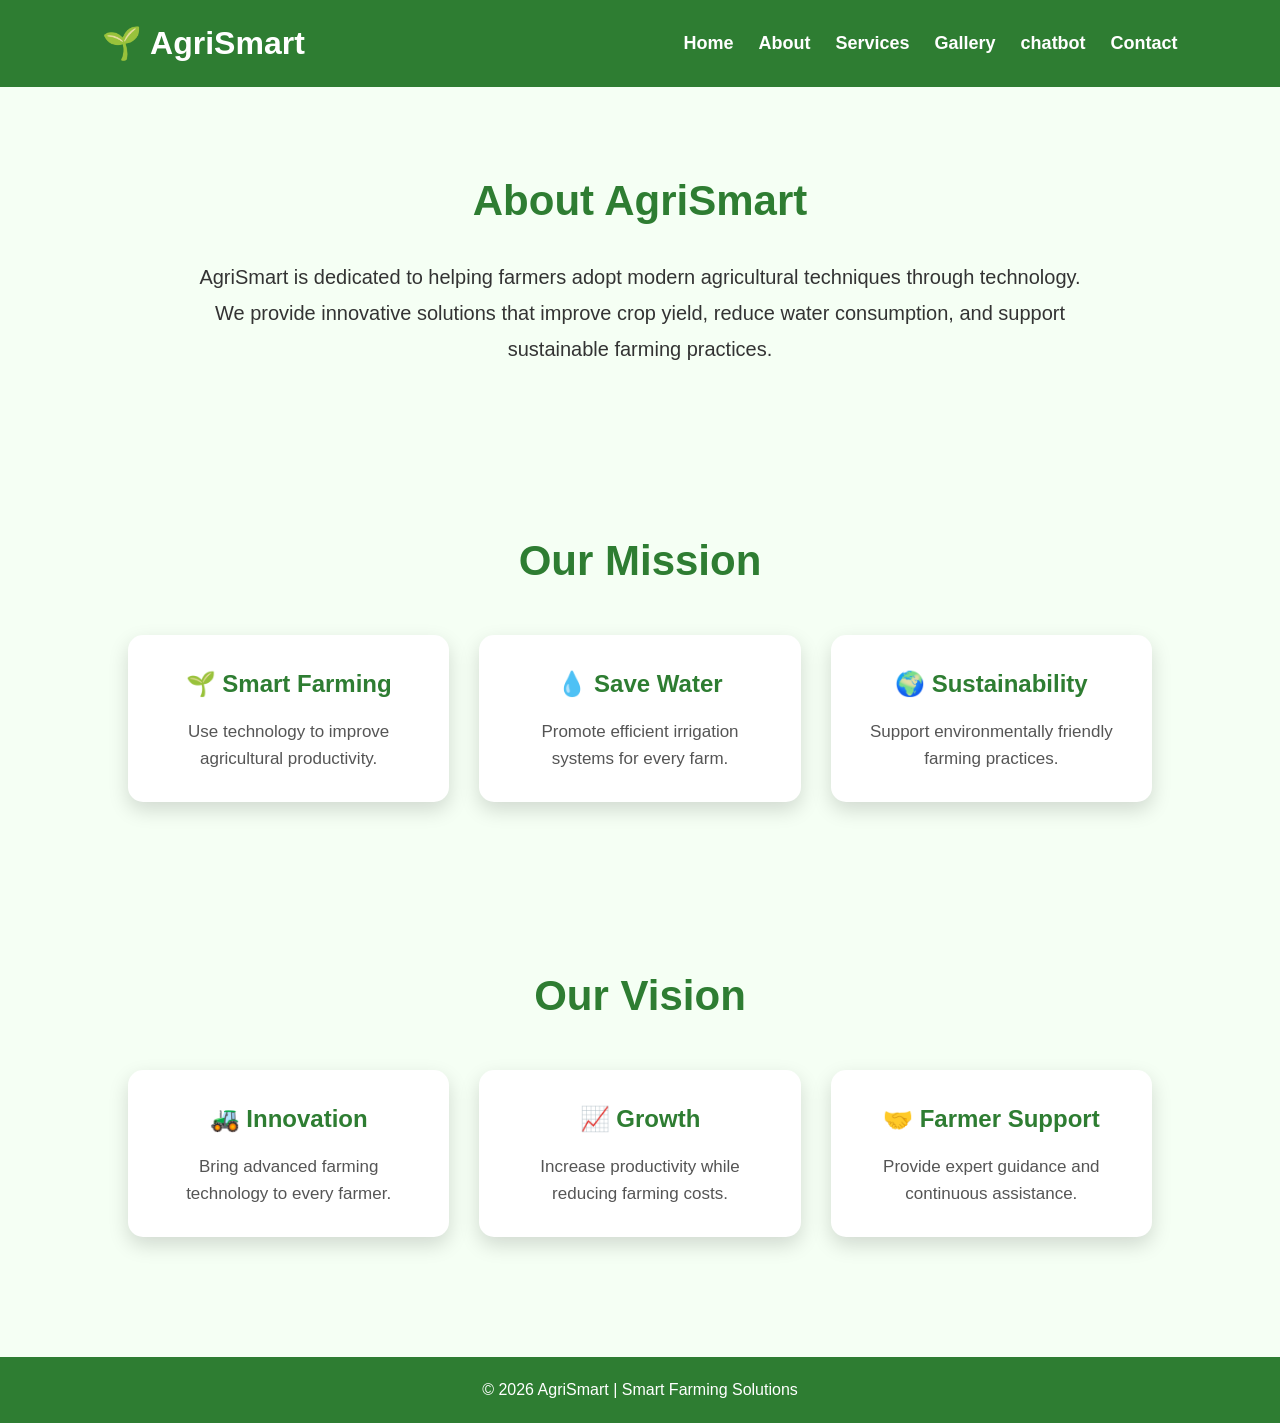
<file: about.html>
<!DOCTYPE html>
<html lang="en">
<head>
<meta charset="UTF-8">
<meta name="viewport" content="width=device-width, initial-scale=1.0">
<meta name="description" content="About AgriSmart">

<title>About | AgriSmart</title>

<link rel="stylesheet" href="css/style.css">

</head>

<body>

<header>

<div class="logo">
<h1>🌱 AgriSmart</h1>
</div>

<div class="menu-toggle" onclick="toggleMenu()">
☰
</div>

<nav id="navMenu">
<a href="index.html">Home</a>
<a href="about.html">About</a>
<a href="services.html">Services</a>
<a href="gallery.html">Gallery</a>
<a href="chat.html">chatbot</a>
<a href="contact.html">Contact</a>
</nav>

</header>

<section class="about">

<h2>About AgriSmart</h2>

<p>
AgriSmart is dedicated to helping farmers adopt modern agricultural techniques through technology. We provide innovative solutions that improve crop yield, reduce water consumption, and support sustainable farming practices.
</p>

</section>

<section class="services">

<h2>Our Mission</h2>

<div class="card-container">

<div class="card">
<h3>🌱 Smart Farming</h3>
<p>Use technology to improve agricultural productivity.</p>
</div>

<div class="card">
<h3>💧 Save Water</h3>
<p>Promote efficient irrigation systems for every farm.</p>
</div>

<div class="card">
<h3>🌍 Sustainability</h3>
<p>Support environmentally friendly farming practices.</p>
</div>

</div>

</section>

<section class="why">

<h2>Our Vision</h2>

<div class="card-container">

<div class="card">
<h3>🚜 Innovation</h3>
<p>Bring advanced farming technology to every farmer.</p>
</div>

<div class="card">
<h3>📈 Growth</h3>
<p>Increase productivity while reducing farming costs.</p>
</div>

<div class="card">
<h3>🤝 Farmer Support</h3>
<p>Provide expert guidance and continuous assistance.</p>
</div>

</div>

</section>

<footer>
<p>© 2026 AgriSmart | Smart Farming Solutions</p>
</footer>

<script src="js/script.js"></script>

</body>
</html>
</file>
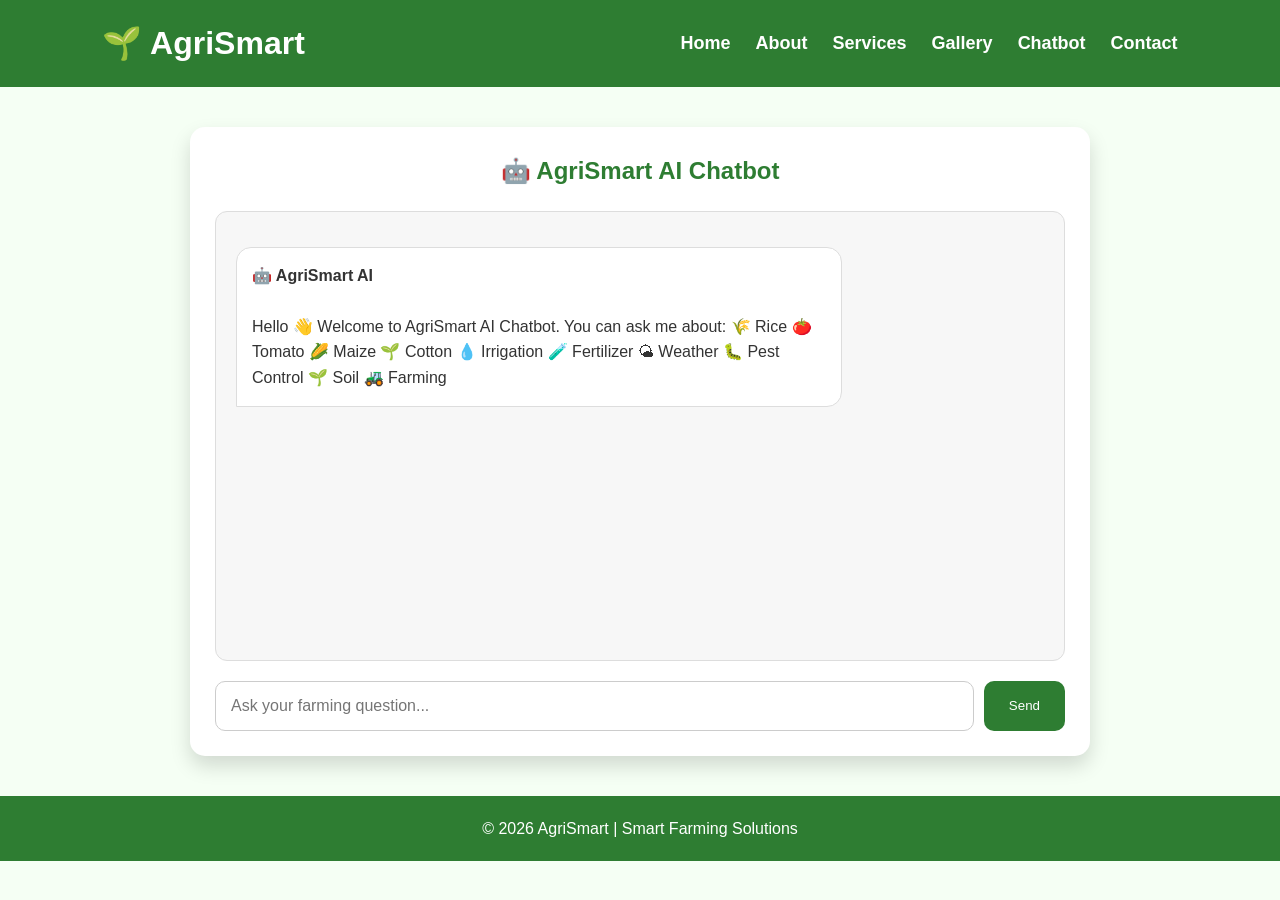
<file: chat.html>
<!DOCTYPE html>
<html lang="en">
<head>
<meta charset="UTF-8">
<meta name="viewport" content="width=device-width, initial-scale=1.0">
<title>AgriSmart AI Chatbot</title>

<link rel="stylesheet" href="css/style.css">

<style>

.chat-section{
    max-width:900px;
    margin:40px auto;
    background:#fff;
    padding:25px;
    border-radius:15px;
    box-shadow:0 10px 20px rgba(0,0,0,.15);
}

.chat-title{
    text-align:center;
    color:#2e7d32;
    margin-bottom:20px;
}

.chat-box{
    height:450px;
    overflow-y:auto;
    border:1px solid #ddd;
    border-radius:12px;
    background:#f7f7f7;
    padding:20px;
}

.message{
    max-width:75%;
    padding:15px;
    margin:15px 0;
    border-radius:15px;
    word-wrap:break-word;
}

.user{
    background:#dcf8c6;
    margin-left:auto;
    border-radius:15px 15px 0 15px;
}

.expert{
    background:white;
    border:1px solid #ddd;
    border-radius:15px 15px 15px 0;
}

.time{
    display:block;
    font-size:12px;
    color:gray;
    margin-top:8px;
}

.chat-input{
    display:flex;
    gap:10px;
    margin-top:20px;
}

.chat-input input{
    flex:1;
    padding:15px;
    border:1px solid #ccc;
    border-radius:10px;
    font-size:16px;
}

.chat-input button{
    background:#2e7d32;
    color:white;
    border:none;
    padding:15px 25px;
    border-radius:10px;
    cursor:pointer;
}

.chat-input button:hover{
    background:#1b5e20;
}

</style>

</head>

<body>

<header>

<div class="logo">
<h1>🌱 AgriSmart</h1>
</div>

<div class="menu-toggle" onclick="toggleMenu()">☰</div>

<nav id="navMenu">

<a href="index.html">Home</a>
<a href="about.html">About</a>
<a href="services.html">Services</a>
<a href="gallery.html">Gallery</a>
<a href="chat.html">Chatbot</a>
<a href="contact.html">Contact</a>

</nav>

</header>

<section class="chat-section">

<h2 class="chat-title">
🤖 AgriSmart AI Chatbot
</h2>

<div class="chat-box" id="chatBox">

<div class="message expert">

<b>🤖 AgriSmart AI</b><br><br>

Hello 👋

Welcome to AgriSmart AI Chatbot.

You can ask me about:

🌾 Rice

🍅 Tomato

🌽 Maize

🌱 Cotton

💧 Irrigation

🧪 Fertilizer

🌤 Weather

🐛 Pest Control

🌱 Soil

🚜 Farming

</div>

</div>

<div class="chat-input">

<input
id="message"
type="text"
placeholder="Ask your farming question...">

<button onclick="sendMessage()">
Send
</button>

</div>

</section>

<footer>

<p>© 2026 AgriSmart | Smart Farming Solutions</p>

</footer>

<script src="js/script.js"></script>
<script>

function sendMessage(){

const input=document.getElementById("message");
const chat=document.getElementById("chatBox");

let userMessage=input.value.trim();

if(userMessage=="") return;

const time=new Date().toLocaleTimeString([],{
hour:'2-digit',
minute:'2-digit'
});

chat.innerHTML+=`
<div class="message user">
${userMessage}
<span class="time">${time}</span>
</div>
`;

input.value="";

chat.scrollTop=chat.scrollHeight;

let msg=userMessage.toLowerCase();

let reply="";

if(msg.includes("hi")||msg.includes("hello")){
reply="👋 Hello! Welcome to AgriSmart AI. How can I help you today?";
}

else if(msg.includes("rice")){
reply="🌾 Rice grows best in fertile clay soil with sufficient irrigation.";
}

else if(msg.includes("wheat")){
reply="🌾 Wheat requires cool temperatures and well-drained loamy soil.";
}

else if(msg.includes("maize")||msg.includes("corn")){
reply="🌽 Maize needs full sunlight and fertile soil for better production.";
}

else if(msg.includes("cotton")){
reply="🌱 Cotton grows well in black soil under warm weather conditions.";
}

else if(msg.includes("tomato")){
reply="🍅 Tomatoes require 6–8 hours of sunlight and regular watering.";
}

else if(msg.includes("potato")){
reply="🥔 Potatoes grow best in loose, well-drained soil.";
}

else if(msg.includes("onion")){
reply="🧅 Onion crops need fertile soil and moderate irrigation.";
}

else if(msg.includes("sugarcane")){
reply="🎋 Sugarcane requires warm weather and plenty of water.";
}

else if(msg.includes("groundnut")){
reply="🥜 Groundnut grows well in sandy loam soil.";
}

else if(msg.includes("soil")){
reply="🌱 Healthy soil contains organic matter, nutrients and proper moisture.";
}

else if(msg.includes("fertilizer")){
reply="🧪 Use fertilizers according to soil testing. Balanced NPK improves growth.";
}

else if(msg.includes("organic")){
reply="🌿 Organic farming avoids synthetic fertilizers and pesticides.";
}

else if(msg.includes("water")||msg.includes("irrigation")){
reply="💧 Irrigate crops early morning or evening to reduce evaporation.";
}

else if(msg.includes("drip")){
reply="🚰 Drip irrigation saves water and increases efficiency.";
}

else if(msg.includes("sprinkler")){
reply="💦 Sprinkler irrigation distributes water evenly across the field.";
}

else if(msg.includes("weather")){
reply="🌤 Always check weather before irrigation or spraying pesticides.";
}

else if(msg.includes("rain")){
reply="🌧 Delay irrigation if heavy rainfall is expected.";
}

else if(msg.includes("summer")){
reply="☀ Increase irrigation frequency during summer.";
}

else if(msg.includes("winter")){
reply="❄ Crops usually require less irrigation during winter.";
}

else if(msg.includes("pest")){
reply="🐛 Neem oil and recommended pesticides help control pests.";
}

else if(msg.includes("disease")){
reply="🦠 Remove infected plants and consult an agriculture officer.";
}

else if(msg.includes("weed")){
reply="🌿 Remove weeds regularly to improve crop growth.";
}

else if(msg.includes("harvest")){
reply="🌾 Harvest crops only after they reach full maturity.";
}

else if(msg.includes("seed")){
reply="🌱 Always use certified quality seeds.";
}

else if(msg.includes("tractor")){
reply="🚜 Modern tractors reduce labour and increase productivity.";
}

else if(msg.includes("government")){
reply="🏛 Visit your nearest agriculture office for the latest government schemes.";
}

else if(msg.includes("loan")){
reply="🏦 Farmers can apply for agricultural loans through banks and government schemes.";
}

else if(msg.includes("market")){
reply="📈 Check market prices before selling your produce.";
}

else if(msg.includes("profit")){
reply="💰 Proper planning and quality farming increase profits.";
}

else if(msg.includes("farm")){
reply="👨‍🌾 Modern farming techniques improve crop yield.";
}

else if(msg.includes("crop")){
reply="🌱 Select crops according to soil, season and water availability.";
}

else if(msg.includes("thank")){
reply="😊 You're welcome! Happy Farming!";
}

else if(msg.includes("bye")){
reply="👋 Goodbye! Have a wonderful harvest.";
}

else{
reply="🤖 Sorry, I don't know that yet. Please ask about crops, irrigation, soil, fertilizer, weather, pests or farming.";
}

setTimeout(function(){

const botTime=new Date().toLocaleTimeString([],{
hour:'2-digit',
minute:'2-digit'
});

chat.innerHTML+=`
<div class="message expert">
<b>🤖 AgriSmart AI</b><br><br>
${reply}
<span class="time">${botTime}</span>
</div>
`;

chat.scrollTop=chat.scrollHeight;

},1000);

}

document.getElementById("message").addEventListener("keypress",function(e){

if(e.key==="Enter"){

e.preventDefault();

sendMessage();

}

});

</script>

</body>
</html>
</file>
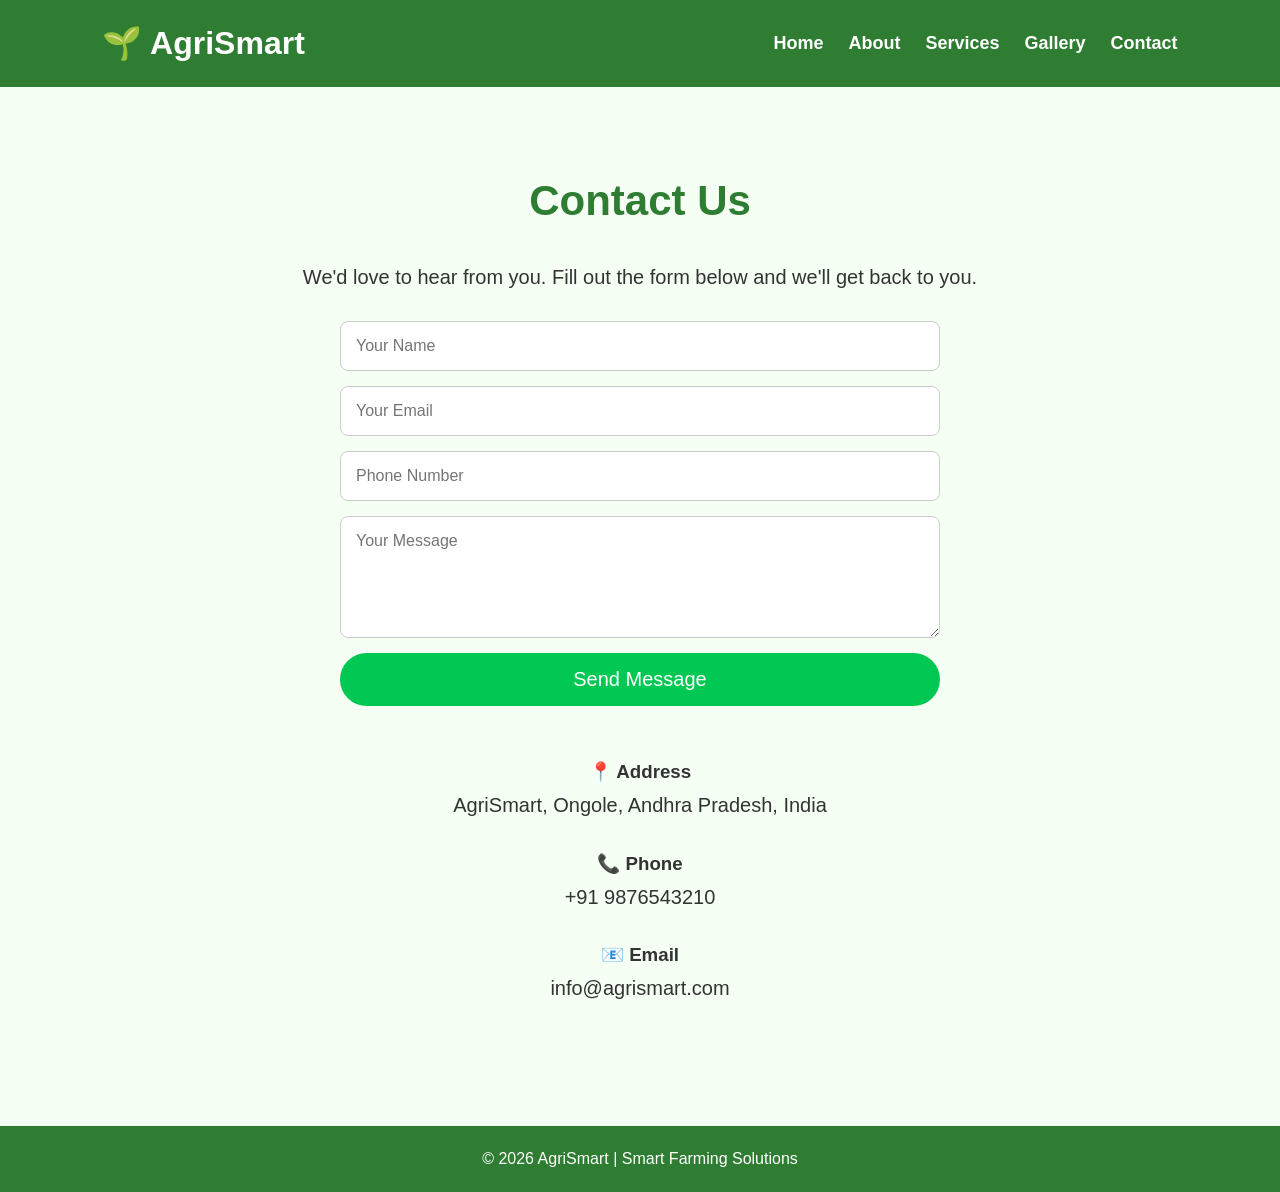
<file: contact.html>
<!DOCTYPE html>
<html lang="en">
<head>

<meta charset="UTF-8">
<meta name="viewport" content="width=device-width, initial-scale=1.0">

<meta name="description" content="Contact AgriSmart">

<title>Contact | AgriSmart</title>

<link rel="stylesheet" href="css/style.css">

</head>

<body>

<header>

<div class="logo">
<h1>🌱 AgriSmart</h1>
</div>

<div class="menu-toggle" onclick="toggleMenu()">
☰
</div>

<nav id="navMenu">
<a href="index.html">Home</a>
<a href="about.html">About</a>
<a href="services.html">Services</a>
<a href="gallery.html">Gallery</a>
<a href="contact.html">Contact</a>
</nav>

</header>

<section class="about">

<h2>Contact Us</h2>

<p>We'd love to hear from you. Fill out the form below and we'll get back to you.</p>

<br>

<form style="max-width:600px;margin:auto;display:flex;flex-direction:column;gap:15px;">

<input type="text" placeholder="Your Name" required style="padding:15px;border-radius:8px;border:1px solid #ccc;">

<input type="email" placeholder="Your Email" required style="padding:15px;border-radius:8px;border:1px solid #ccc;">

<input type="tel" placeholder="Phone Number" required style="padding:15px;border-radius:8px;border:1px solid #ccc;">

<textarea rows="5" placeholder="Your Message" required style="padding:15px;border-radius:8px;border:1px solid #ccc;"></textarea>

<button type="submit" class="btn">
Send Message
</button>

</form>

<br><br>

<h3>📍 Address</h3>
<p>AgriSmart, Ongole, Andhra Pradesh, India</p>

<br>

<h3>📞 Phone</h3>
<p>+91 9876543210</p>

<br>

<h3>📧 Email</h3>
<p>info@agrismart.com</p>

</section>

<footer>

<p>© 2026 AgriSmart | Smart Farming Solutions</p>

</footer>

<script src="js/script.js"></script>

</body>
</html>
</file>
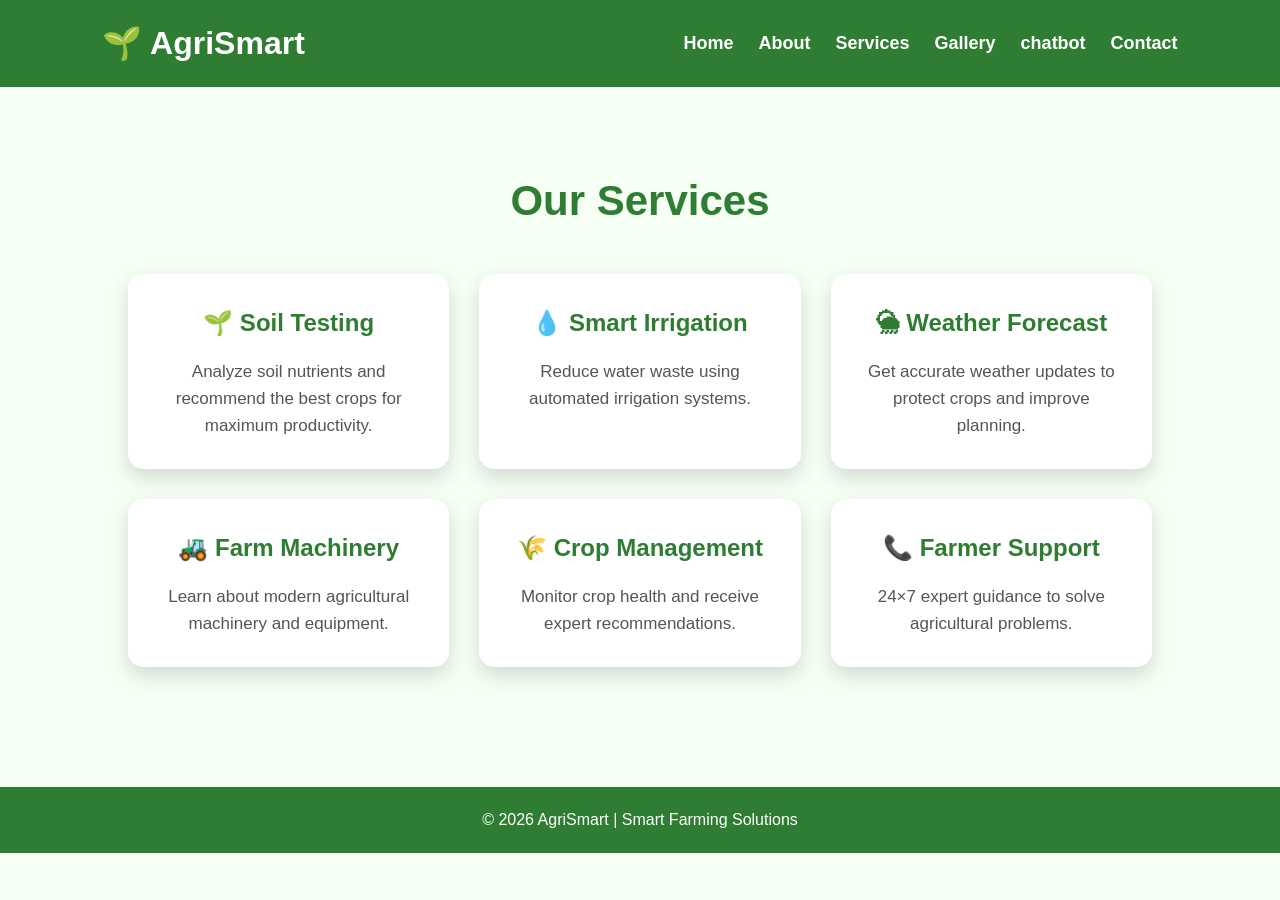
<file: services.html>
<!DOCTYPE html>
<html lang="en">
<head>

<meta charset="UTF-8">
<meta name="viewport" content="width=device-width, initial-scale=1.0">

<meta name="description" content="AgriSmart Services">

<title>Services | AgriSmart</title>

<link rel="stylesheet" href="css/style.css">

</head>

<body>

<header>

<div class="logo">
<h1>🌱 AgriSmart</h1>
</div>

<div class="menu-toggle" onclick="toggleMenu()">
☰
</div>

<nav id="navMenu">
<a href="index.html">Home</a>
<a href="about.html">About</a>
<a href="services.html">Services</a>
<a href="gallery.html">Gallery</a>
<a href="chat.html">chatbot</a>
<a href="contact.html">Contact</a>
</nav>

</header>

<section class="services">

<h2>Our Services</h2>

<div class="card-container">

<div class="card">
<h3>🌱 Soil Testing</h3>
<p>Analyze soil nutrients and recommend the best crops for maximum productivity.</p>
</div>

<div class="card">
<h3>💧 Smart Irrigation</h3>
<p>Reduce water waste using automated irrigation systems.</p>
</div>

<div class="card">
<h3>🌦 Weather Forecast</h3>
<p>Get accurate weather updates to protect crops and improve planning.</p>
</div>

<div class="card">
<h3>🚜 Farm Machinery</h3>
<p>Learn about modern agricultural machinery and equipment.</p>
</div>

<div class="card">
<h3>🌾 Crop Management</h3>
<p>Monitor crop health and receive expert recommendations.</p>
</div>

<div class="card">
<h3>📞 Farmer Support</h3>
<p>24×7 expert guidance to solve agricultural problems.</p>
</div>

</div>

</section>

<footer>

<p>© 2026 AgriSmart | Smart Farming Solutions</p>

</footer>

<script src="js/script.js"></script>

</body>
</html>
</file>
<file: css/style.css>
/* RESET */

*{
    margin:0;
    padding:0;
    box-sizing:border-box;
    font-family:Arial, Helvetica, sans-serif;
}

html{
    scroll-behavior:smooth;
}

body{
    background:#f5fff4;
    color:#333;
    line-height:1.6;
}

/* HEADER */

header{
    width:100%;
    background:#2e7d32;
    display:flex;
    justify-content:space-between;
    align-items:center;
    padding:18px 8%;
    position:sticky;
    top:0;
    z-index:1000;
}

.logo h1{
    color:#fff;
    font-size:32px;
}

nav{
    display:flex;
    gap:25px;
}

nav a{
    color:white;
    text-decoration:none;
    font-size:18px;
    font-weight:bold;
    transition:.3s;
}

nav a:hover{
    color:#ffd54f;
}

.menu-toggle{
    display:none;
    color:white;
    font-size:30px;
    cursor:pointer;
}

/* HERO */

.hero{
    height:90vh;
    background:
    linear-gradient(rgba(0,0,0,.55),rgba(0,0,0,.55)),
    url("../farm8.jpg");
    background-size:cover;
    background-position:center;
    display:flex;
    justify-content:center;
    align-items:center;
    text-align:center;
}

.hero-content{
    color:white;
}

.hero-content h2{
    font-size:60px;
    margin-bottom:20px;
}

.hero-content p{
    font-size:22px;
    margin-bottom:30px;
}

.btn{
    display:inline-block;
    background:#00c853;
    color:white;
    padding:15px 35px;
    border-radius:40px;
    text-decoration:none;
    font-size:20px;
    transition:.3s;
}

.btn:hover{
    background:#009624;
}
/* ===== SECTIONS ===== */

.about,
.services,
.why,
.testimonials{
    padding:80px 10%;
    text-align:center;
}

.about h2,
.services h2,
.why h2,
.testimonials h2{
    font-size:42px;
    color:#2e7d32;
    margin-bottom:25px;
}

.about p{
    max-width:900px;
    margin:auto;
    font-size:20px;
    line-height:1.8;
}

/* ===== CARDS ===== */

.card-container{
    display:grid;
    grid-template-columns:repeat(auto-fit,minmax(250px,1fr));
    gap:30px;
    margin-top:40px;
}

.card{
    background:#fff;
    padding:30px;
    border-radius:15px;
    box-shadow:0 8px 20px rgba(0,0,0,.15);
    transition:.3s;
}

.card:hover{
    transform:translateY(-10px);
    box-shadow:0 15px 30px rgba(0,0,0,.25);
}

.card h3{
    color:#2e7d32;
    margin-bottom:15px;
    font-size:24px;
}

.card p{
    font-size:17px;
    color:#555;
}

/* ===== TESTIMONIALS ===== */

.testimonial-container{
    display:grid;
    grid-template-columns:repeat(auto-fit,minmax(250px,1fr));
    gap:30px;
    margin-top:40px;
}

.testimonial{
    background:white;
    padding:30px;
    border-radius:15px;
    box-shadow:0 8px 20px rgba(0,0,0,.15);
}

.testimonial p{
    font-style:italic;
}

.testimonial h4{
    margin-top:15px;
    color:#2e7d32;
}
/* ===== FOOTER ===== */

footer{
    background:#2e7d32;
    color:white;
    text-align:center;
    padding:20px;
    margin-top:40px;
}

/* ===== GALLERY ===== */

.card img{
    width:100%;
    height:220px;
    object-fit:cover;
    border-radius:10px;
    margin-bottom:15px;
}

/* ===== CONTACT FORM ===== */

form input,
form textarea{
    width:100%;
    padding:15px;
    border:1px solid #ccc;
    border-radius:8px;
    font-size:16px;
}

form button{
    background:#2e7d32;
    color:white;
    border:none;
    padding:15px;
    border-radius:8px;
    font-size:18px;
    cursor:pointer;
    transition:.3s;
}

form button:hover{
    background:#1b5e20;
}

/* ===== MOBILE ===== */

@media (max-width:768px){

    .menu-toggle{
        display:block;
    }

    nav{
        display:none;
        flex-direction:column;
        position:absolute;
        top:75px;
        left:0;
        width:100%;
        background:#2e7d32;
        padding:15px 0;
    }

    nav.active{
        display:flex;
    }

    nav a{
        margin:12px 0;
        text-align:center;
    }

    .hero-content h2{
        font-size:38px;
    }

    .hero-content p{
        font-size:18px;
    }

    .about,
    .services,
    .why,
    .testimonials{
        padding:60px 6%;
    }
}
</file>
